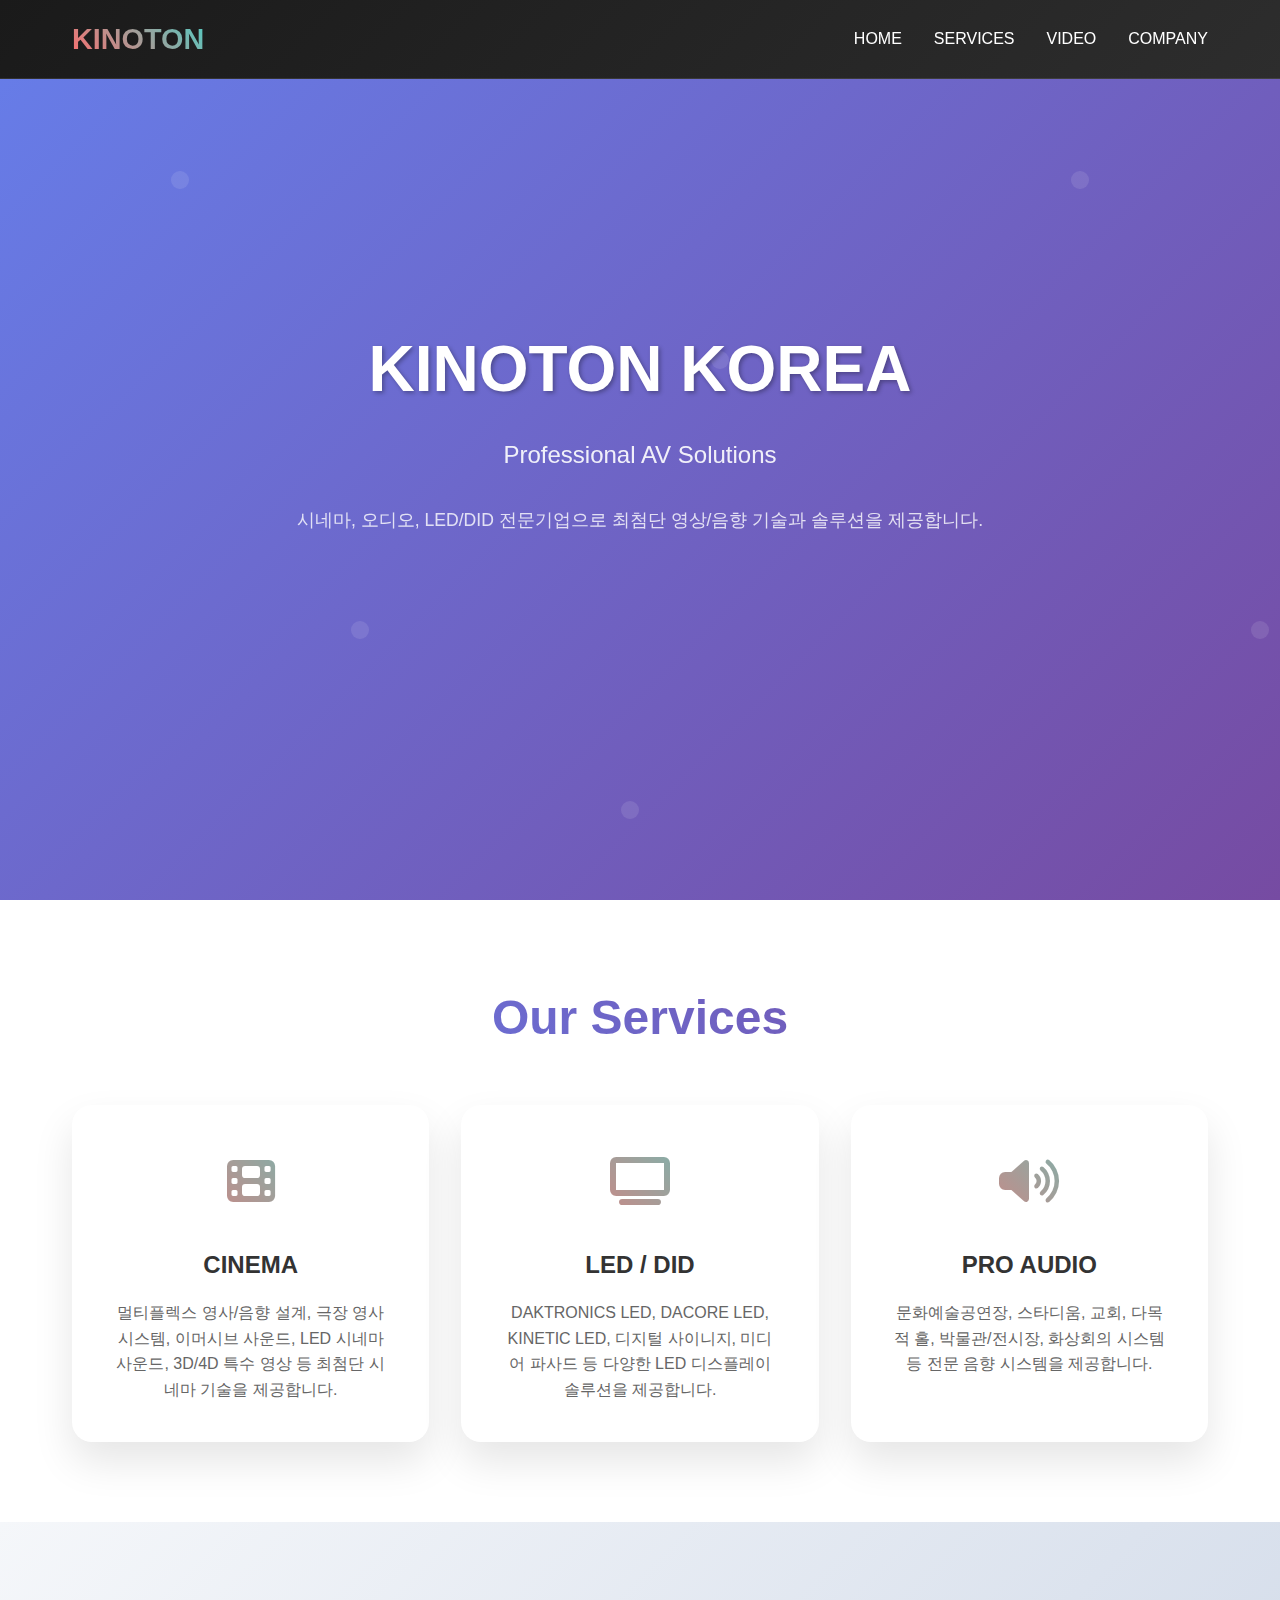
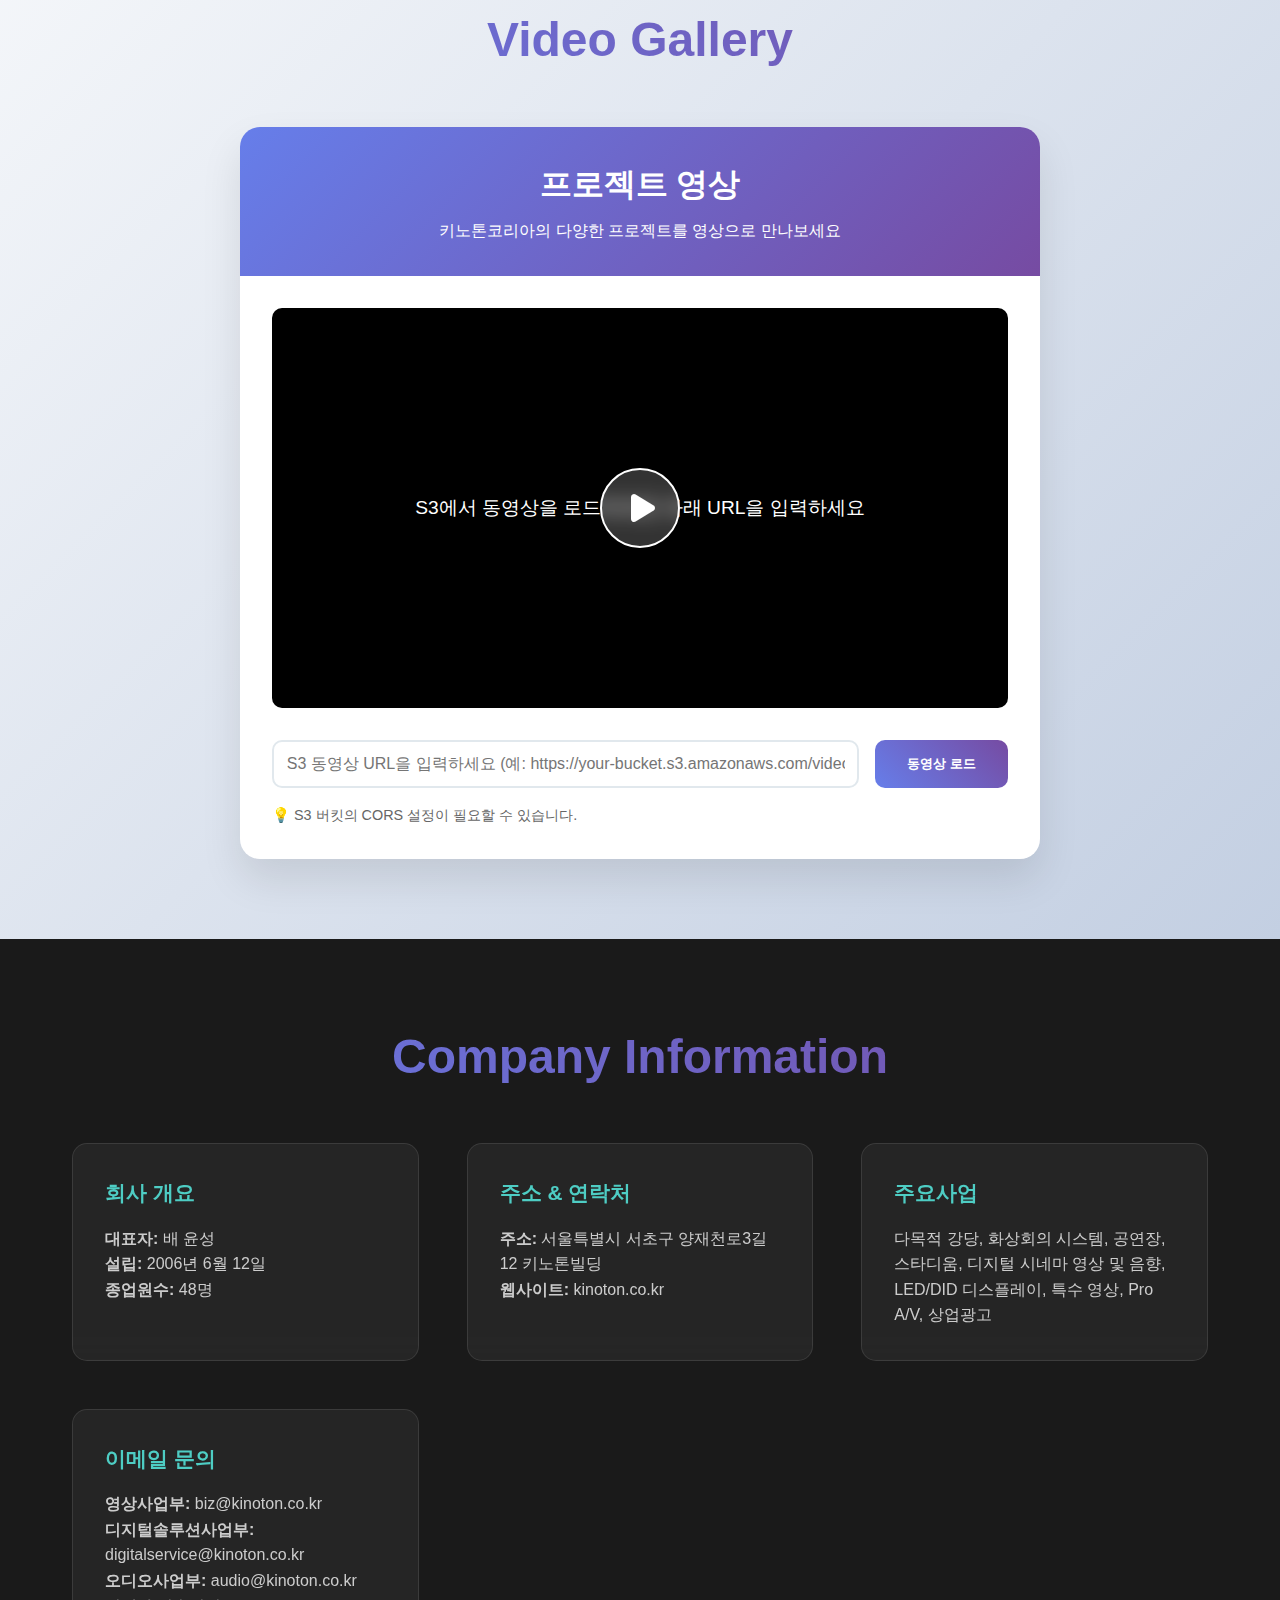
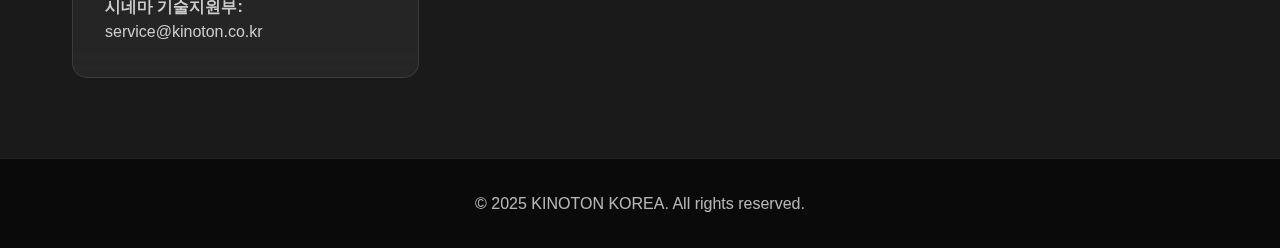
<file: index-old.html>
<!DOCTYPE html>
<html lang="ko">
<head>
    <meta charset="UTF-8">
    <meta name="viewport" content="width=device-width, initial-scale=1.0">
    <title>KINOTON KOREA - 키노톤코리아</title>
    <meta name="description" content="시네마, 오디오, LED/DID 전문기업 키노톤코리아">
    <link href="https://cdnjs.cloudflare.com/ajax/libs/font-awesome/6.4.0/css/all.min.css" rel="stylesheet">
    <style>
        * {
            margin: 0;
            padding: 0;
            box-sizing: border-box;
        }

        body {
            font-family: 'Segoe UI', Tahoma, Geneva, Verdana, sans-serif;
            line-height: 1.6;
            color: #333;
            overflow-x: hidden;
        }

        /* Header */
        .header {
            background: linear-gradient(135deg, #1a1a1a 0%, #2d2d2d 100%);
            color: white;
            padding: 1rem 0;
            position: fixed;
            width: 100%;
            top: 0;
            z-index: 1000;
            backdrop-filter: blur(10px);
            border-bottom: 1px solid rgba(255,255,255,0.1);
        }

        .nav-container {
            max-width: 1200px;
            margin: 0 auto;
            padding: 0 2rem;
            display: flex;
            justify-content: space-between;
            align-items: center;
        }

        .logo {
            font-size: 1.8rem;
            font-weight: 700;
            background: linear-gradient(45deg, #ff6b6b, #4ecdc4);
            -webkit-background-clip: text;
            -webkit-text-fill-color: transparent;
            background-clip: text;
        }

        .nav-menu {
            display: flex;
            list-style: none;
            gap: 2rem;
        }

        .nav-menu a {
            color: white;
            text-decoration: none;
            font-weight: 500;
            transition: all 0.3s ease;
            position: relative;
        }

        .nav-menu a:hover {
            color: #4ecdc4;
        }

        .nav-menu a::after {
            content: '';
            position: absolute;
            width: 0;
            height: 2px;
            bottom: -5px;
            left: 0;
            background: linear-gradient(45deg, #ff6b6b, #4ecdc4);
            transition: width 0.3s ease;
        }

        .nav-menu a:hover::after {
            width: 100%;
        }

        /* Hero Section */
        .hero {
            height: 100vh;
            background: linear-gradient(135deg, #667eea 0%, #764ba2 100%);
            display: flex;
            align-items: center;
            justify-content: center;
            text-align: center;
            color: white;
            position: relative;
            overflow: hidden;
        }

        .hero::before {
            content: '';
            position: absolute;
            top: 0;
            left: 0;
            right: 0;
            bottom: 0;
            background: url('data:image/svg+xml,<svg xmlns="http://www.w3.org/2000/svg" viewBox="0 0 100 100"><defs><pattern id="grain" width="100" height="100" patternUnits="userSpaceOnUse"><circle cx="20" cy="20" r="1" fill="white" opacity="0.1"/><circle cx="80" cy="40" r="1" fill="white" opacity="0.1"/><circle cx="40" cy="70" r="1" fill="white" opacity="0.1"/><circle cx="70" cy="90" r="1" fill="white" opacity="0.1"/></pattern></defs><rect width="100" height="100" fill="url(%23grain)"/></svg>');
            animation: grain 20s linear infinite;
        }

        @keyframes grain {
            0% { transform: translateX(0) translateY(0); }
            50% { transform: translateX(-10px) translateY(-10px); }
            100% { transform: translateX(0) translateY(0); }
        }

        .hero-content {
            max-width: 800px;
            z-index: 2;
            position: relative;
        }

        .hero h1 {
            font-size: 4rem;
            font-weight: 700;
            margin-bottom: 1rem;
            text-shadow: 2px 2px 4px rgba(0,0,0,0.3);
            animation: fadeInUp 1s ease-out;
        }

        .hero .subtitle {
            font-size: 1.5rem;
            margin-bottom: 2rem;
            opacity: 0.9;
            animation: fadeInUp 1s ease-out 0.3s both;
        }

        .hero .description {
            font-size: 1.1rem;
            margin-bottom: 3rem;
            opacity: 0.8;
            animation: fadeInUp 1s ease-out 0.6s both;
        }

        @keyframes fadeInUp {
            from {
                opacity: 0;
                transform: translateY(30px);
            }
            to {
                opacity: 1;
                transform: translateY(0);
            }
        }

        /* Services Section */
        .services {
            padding: 5rem 0;
            background: white;
        }

        .container {
            max-width: 1200px;
            margin: 0 auto;
            padding: 0 2rem;
        }

        .section-title {
            text-align: center;
            font-size: 3rem;
            font-weight: 700;
            margin-bottom: 3rem;
            background: linear-gradient(45deg, #667eea, #764ba2);
            -webkit-background-clip: text;
            -webkit-text-fill-color: transparent;
            background-clip: text;
        }

        .services-grid {
            display: grid;
            grid-template-columns: repeat(auto-fit, minmax(350px, 1fr));
            gap: 2rem;
            margin-top: 3rem;
        }

        .service-card {
            background: white;
            padding: 2.5rem;
            border-radius: 20px;
            box-shadow: 0 20px 40px rgba(0,0,0,0.1);
            text-align: center;
            transition: all 0.3s ease;
            position: relative;
            overflow: hidden;
        }

        .service-card::before {
            content: '';
            position: absolute;
            top: 0;
            left: -100%;
            width: 100%;
            height: 100%;
            background: linear-gradient(90deg, transparent, rgba(255,255,255,0.4), transparent);
            transition: left 0.5s ease;
        }

        .service-card:hover::before {
            left: 100%;
        }

        .service-card:hover {
            transform: translateY(-10px);
            box-shadow: 0 30px 60px rgba(0,0,0,0.15);
        }

        .service-icon {
            font-size: 3rem;
            margin-bottom: 1.5rem;
            background: linear-gradient(45deg, #ff6b6b, #4ecdc4);
            -webkit-background-clip: text;
            -webkit-text-fill-color: transparent;
            background-clip: text;
        }

        .service-card h3 {
            font-size: 1.5rem;
            font-weight: 600;
            margin-bottom: 1rem;
            color: #333;
        }

        .service-card p {
            color: #666;
            line-height: 1.6;
        }

        /* Video Section */
        .video-section {
            padding: 5rem 0;
            background: linear-gradient(135deg, #f5f7fa 0%, #c3cfe2 100%);
        }

        .video-container {
            max-width: 800px;
            margin: 0 auto;
            background: white;
            border-radius: 20px;
            overflow: hidden;
            box-shadow: 0 20px 40px rgba(0,0,0,0.1);
        }

        .video-header {
            padding: 2rem;
            text-align: center;
            background: linear-gradient(135deg, #667eea 0%, #764ba2 100%);
            color: white;
        }

        .video-header h2 {
            font-size: 2rem;
            margin-bottom: 0.5rem;
        }

        .video-controls {
            padding: 2rem;
        }

        .video-player {
            width: 100%;
            height: 400px;
            background: #000;
            border-radius: 10px;
            display: flex;
            align-items: center;
            justify-content: center;
            color: white;
            font-size: 1.2rem;
            margin-bottom: 2rem;
            position: relative;
            overflow: hidden;
        }

        .video-player video {
            width: 100%;
            height: 100%;
            object-fit: cover;
        }

        .play-button {
            position: absolute;
            top: 50%;
            left: 50%;
            transform: translate(-50%, -50%);
            background: rgba(255,255,255,0.2);
            border: 2px solid white;
            border-radius: 50%;
            width: 80px;
            height: 80px;
            display: flex;
            align-items: center;
            justify-content: center;
            cursor: pointer;
            transition: all 0.3s ease;
            backdrop-filter: blur(10px);
        }

        .play-button:hover {
            background: rgba(255,255,255,0.3);
            transform: translate(-50%, -50%) scale(1.1);
        }

        .play-button i {
            font-size: 2rem;
            margin-left: 5px;
        }

        .video-input {
            display: flex;
            gap: 1rem;
            margin-bottom: 1rem;
        }

        .video-input input {
            flex: 1;
            padding: 0.8rem;
            border: 2px solid #e1e8ed;
            border-radius: 10px;
            font-size: 1rem;
            transition: all 0.3s ease;
        }

        .video-input input:focus {
            outline: none;
            border-color: #667eea;
            box-shadow: 0 0 0 3px rgba(102, 126, 234, 0.1);
        }

        .load-button {
            background: linear-gradient(45deg, #667eea, #764ba2);
            color: white;
            border: none;
            padding: 0.8rem 2rem;
            border-radius: 10px;
            cursor: pointer;
            font-weight: 600;
            transition: all 0.3s ease;
        }

        .load-button:hover {
            transform: translateY(-2px);
            box-shadow: 0 10px 20px rgba(102, 126, 234, 0.3);
        }

        /* Company Info */
        .company-info {
            padding: 5rem 0;
            background: #1a1a1a;
            color: white;
        }

        .info-grid {
            display: grid;
            grid-template-columns: repeat(auto-fit, minmax(300px, 1fr));
            gap: 3rem;
            margin-top: 3rem;
        }

        .info-card {
            background: rgba(255,255,255,0.05);
            padding: 2rem;
            border-radius: 15px;
            backdrop-filter: blur(10px);
            border: 1px solid rgba(255,255,255,0.1);
        }

        .info-card h3 {
            font-size: 1.3rem;
            margin-bottom: 1rem;
            color: #4ecdc4;
        }

        .info-card p {
            color: #ccc;
            line-height: 1.6;
        }

        /* Footer */
        .footer {
            background: #0a0a0a;
            color: white;
            text-align: center;
            padding: 2rem 0;
            border-top: 1px solid rgba(255,255,255,0.1);
        }

        .footer p {
            opacity: 0.7;
        }

        /* Mobile Responsive */
        @media (max-width: 768px) {
            .nav-menu {
                display: none;
            }
            
            .hero h1 {
                font-size: 2.5rem;
            }
            
            .hero .subtitle {
                font-size: 1.2rem;
            }
            
            .services-grid {
                grid-template-columns: 1fr;
            }
            
            .section-title {
                font-size: 2rem;
            }
        }

        /* Loading Animation */
        .loading {
            display: inline-block;
            width: 20px;
            height: 20px;
            border: 2px solid #ffffff40;
            border-radius: 50%;
            border-top-color: #ffffff;
            animation: spin 1s ease-in-out infinite;
        }

        @keyframes spin {
            to { transform: rotate(360deg); }
        }
    </style>
</head>
<body>
    <!-- Header -->
    <header class="header">
        <nav class="nav-container">
            <div class="logo">KINOTON</div>
            <ul class="nav-menu">
                <li><a href="#home">HOME</a></li>
                <li><a href="#services">SERVICES</a></li>
                <li><a href="#video">VIDEO</a></li>
                <li><a href="#company">COMPANY</a></li>
            </ul>
        </nav>
    </header>

    <!-- Hero Section -->
    <section class="hero" id="home">
        <div class="hero-content">
            <h1>KINOTON KOREA</h1>
            <p class="subtitle">Professional AV Solutions</p>
            <p class="description">
                시네마, 오디오, LED/DID 전문기업으로 최첨단 영상/음향 기술과 솔루션을 제공합니다.
            </p>
        </div>
    </section>

    <!-- Services Section -->
    <section class="services" id="services">
        <div class="container">
            <h2 class="section-title">Our Services</h2>
            <div class="services-grid">
                <div class="service-card">
                    <div class="service-icon">
                        <i class="fas fa-film"></i>
                    </div>
                    <h3>CINEMA</h3>
                    <p>멀티플렉스 영사/음향 설계, 극장 영사시스템, 이머시브 사운드, LED 시네마 사운드, 3D/4D 특수 영상 등 최첨단 시네마 기술을 제공합니다.</p>
                </div>
                
                <div class="service-card">
                    <div class="service-icon">
                        <i class="fas fa-tv"></i>
                    </div>
                    <h3>LED / DID</h3>
                    <p>DAKTRONICS LED, DACORE LED, KINETIC LED, 디지털 사이니지, 미디어 파사드 등 다양한 LED 디스플레이 솔루션을 제공합니다.</p>
                </div>
                
                <div class="service-card">
                    <div class="service-icon">
                        <i class="fas fa-volume-up"></i>
                    </div>
                    <h3>PRO AUDIO</h3>
                    <p>문화예술공연장, 스타디움, 교회, 다목적 홀, 박물관/전시장, 화상회의 시스템 등 전문 음향 시스템을 제공합니다.</p>
                </div>
            </div>
        </div>
    </section>

    <!-- Video Section -->
    <section class="video-section" id="video">
        <div class="container">
            <h2 class="section-title">Video Gallery</h2>
            <div class="video-container">
                <div class="video-header">
                    <h2>프로젝트 영상</h2>
                    <p>키노톤코리아의 다양한 프로젝트를 영상으로 만나보세요</p>
                </div>
                <div class="video-controls">
                    <div class="video-player" id="videoPlayer">
                        <div class="play-button" id="playButton">
                            <i class="fas fa-play"></i>
                        </div>
                        <p>S3에서 동영상을 로드하려면 아래 URL을 입력하세요</p>
                    </div>
                    
                    <div class="video-input">
                        <input type="text" id="videoUrl" placeholder="S3 동영상 URL을 입력하세요 (예: https://your-bucket.s3.amazonaws.com/video.mp4)">
                        <button class="load-button" onclick="loadVideo()">
                            <span id="loadText">동영상 로드</span>
                        </button>
                    </div>
                    
                    <p style="font-size: 0.9rem; color: #666; margin-top: 1rem;">
                        💡 S3 버킷의 CORS 설정이 필요할 수 있습니다.
                    </p>
                </div>
            </div>
        </div>
    </section>

    <!-- Company Info -->
    <section class="company-info" id="company">
        <div class="container">
            <h2 class="section-title" style="color: white;">Company Information</h2>
            <div class="info-grid">
                <div class="info-card">
                    <h3>회사 개요</h3>
                    <p>
                        <strong>대표자:</strong> 배 윤성<br>
                        <strong>설립:</strong> 2006년 6월 12일<br>
                        <strong>종업원수:</strong> 48명
                    </p>
                </div>
                
                <div class="info-card">
                    <h3>주소 & 연락처</h3>
                    <p>
                        <strong>주소:</strong> 서울특별시 서초구 양재천로3길 12 키노톤빌딩<br>
                        <strong>웹사이트:</strong> kinoton.co.kr
                    </p>
                </div>
                
                <div class="info-card">
                    <h3>주요사업</h3>
                    <p>
                        다목적 강당, 화상회의 시스템, 공연장, 스타디움, 디지털 시네마 영상 및 음향, LED/DID 디스플레이, 특수 영상, Pro A/V, 상업광고
                    </p>
                </div>
                
                <div class="info-card">
                    <h3>이메일 문의</h3>
                    <p>
                        <strong>영상사업부:</strong> biz@kinoton.co.kr<br>
                        <strong>디지털솔루션사업부:</strong> digitalservice@kinoton.co.kr<br>
                        <strong>오디오사업부:</strong> audio@kinoton.co.kr<br>
                        <strong>시네마 기술지원부:</strong> service@kinoton.co.kr
                    </p>
                </div>
            </div>
        </div>
    </section>

    <!-- Footer -->
    <footer class="footer">
        <div class="container">
            <p>&copy; 2025 KINOTON KOREA. All rights reserved.</p>
        </div>
    </footer>

    <script>
        // Smooth scrolling
        document.querySelectorAll('a[href^="#"]').forEach(anchor => {
            anchor.addEventListener('click', function (e) {
                e.preventDefault();
                const target = document.querySelector(this.getAttribute('href'));
                if (target) {
                    target.scrollIntoView({
                        behavior: 'smooth',
                        block: 'start'
                    });
                }
            });
        });

        // Video player functionality
        function loadVideo() {
            const videoUrl = document.getElementById('videoUrl').value.trim();
            const videoPlayer = document.getElementById('videoPlayer');
            const loadButton = document.querySelector('.load-button');
            const loadText = document.getElementById('loadText');
            
            if (!videoUrl) {
                alert('동영상 URL을 입력해주세요.');
                return;
            }
            
            // Show loading state
            loadText.innerHTML = '<span class="loading"></span> 로딩중...';
            loadButton.disabled = true;
            
            // Create video element
            const video = document.createElement('video');
            video.src = videoUrl;
            video.controls = true;
            video.style.width = '100%';
            video.style.height = '100%';
            video.style.objectFit = 'cover';
            
            // Handle video load success
            video.addEventListener('loadeddata', function() {
                videoPlayer.innerHTML = '';
                videoPlayer.appendChild(video);
                loadText.textContent = '동영상 로드';
                loadButton.disabled = false;
            });
            
            // Handle video load error
            video.addEventListener('error', function() {
                alert('동영상을 로드할 수 없습니다. URL을 확인해주세요.\n\nCORS 설정이 필요할 수 있습니다.');
                loadText.textContent = '동영상 로드';
                loadButton.disabled = false;
            });
        }
        
        // Enter key support for video URL input
        document.getElementById('videoUrl').addEventListener('keypress', function(e) {
            if (e.key === 'Enter') {
                loadVideo();
            }
        });

        // Header scroll effect
        window.addEventListener('scroll', function() {
            const header = document.querySelector('.header');
            if (window.scrollY > 100) {
                header.style.background = 'rgba(26, 26, 26, 0.95)';
            } else {
                header.style.background = 'linear-gradient(135deg, #1a1a1a 0%, #2d2d2d 100%)';
            }
        });
    </script>
</body>
</html>
</file>
